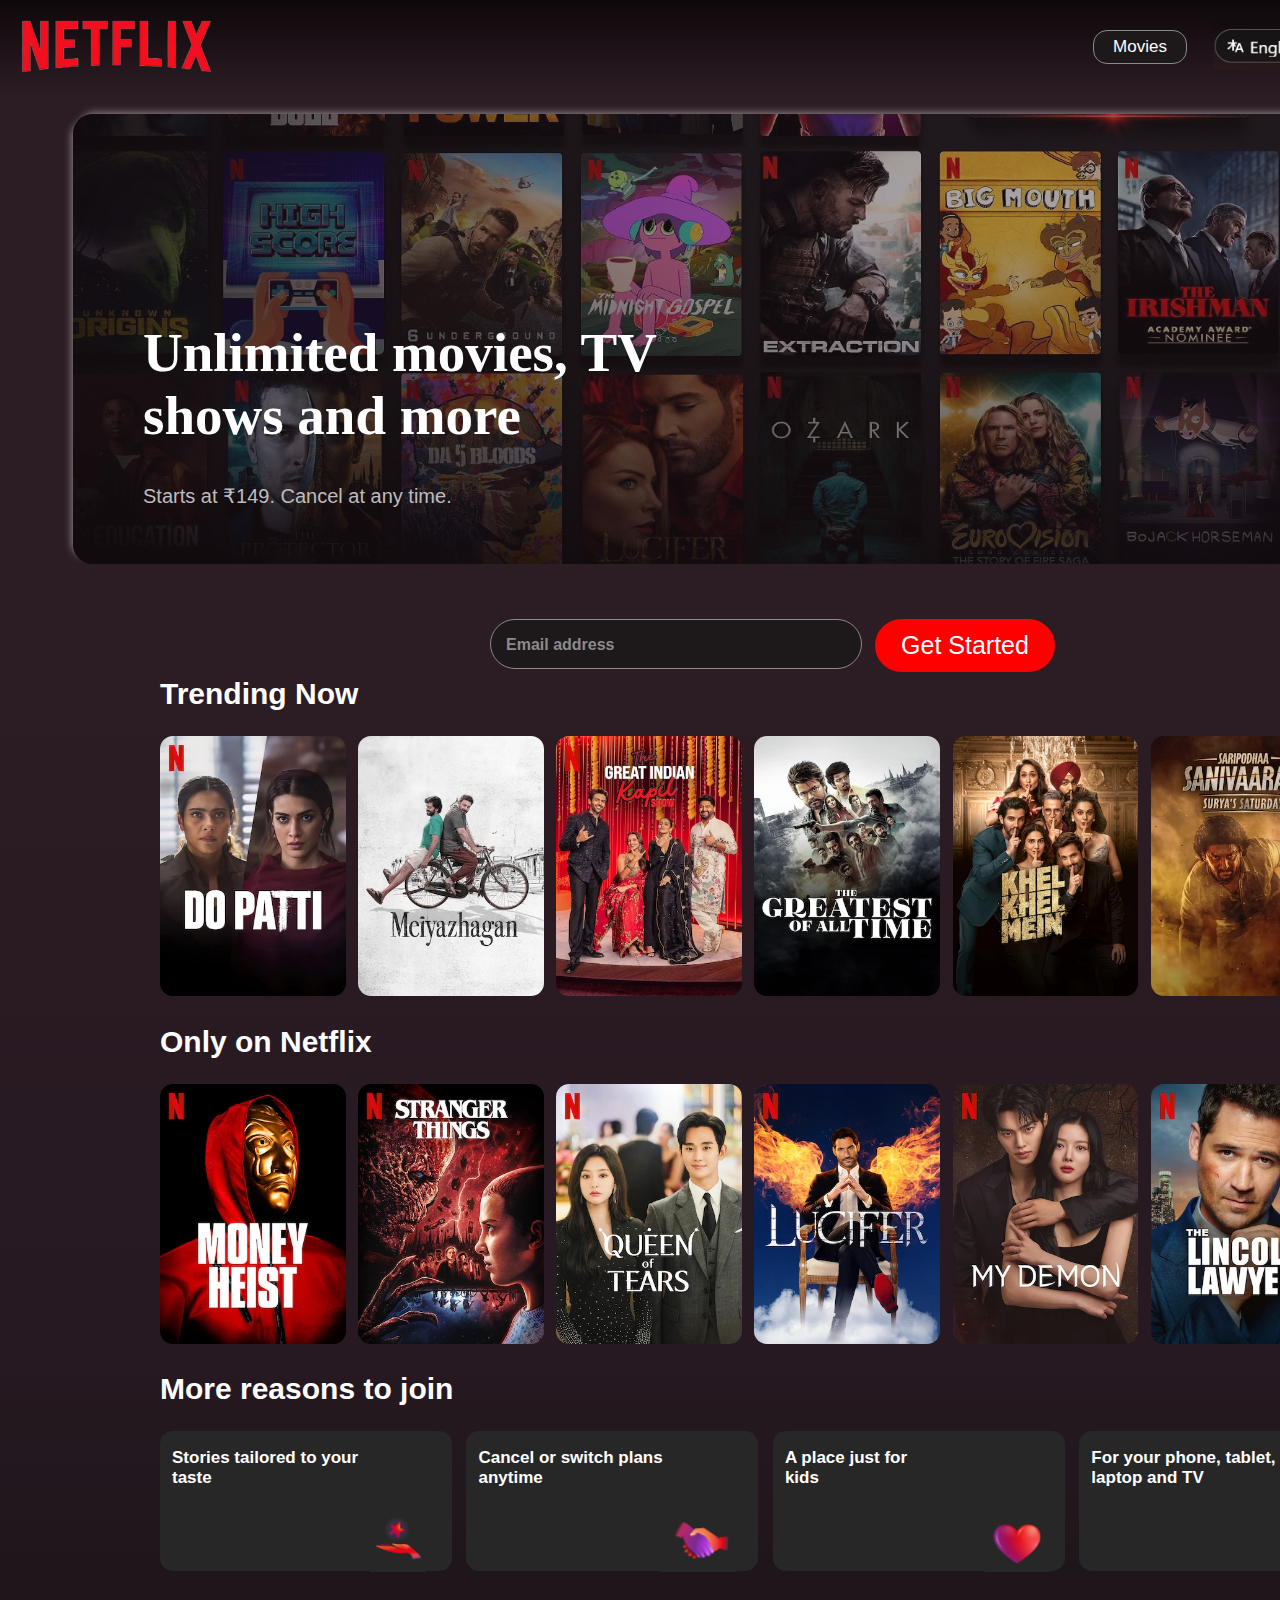
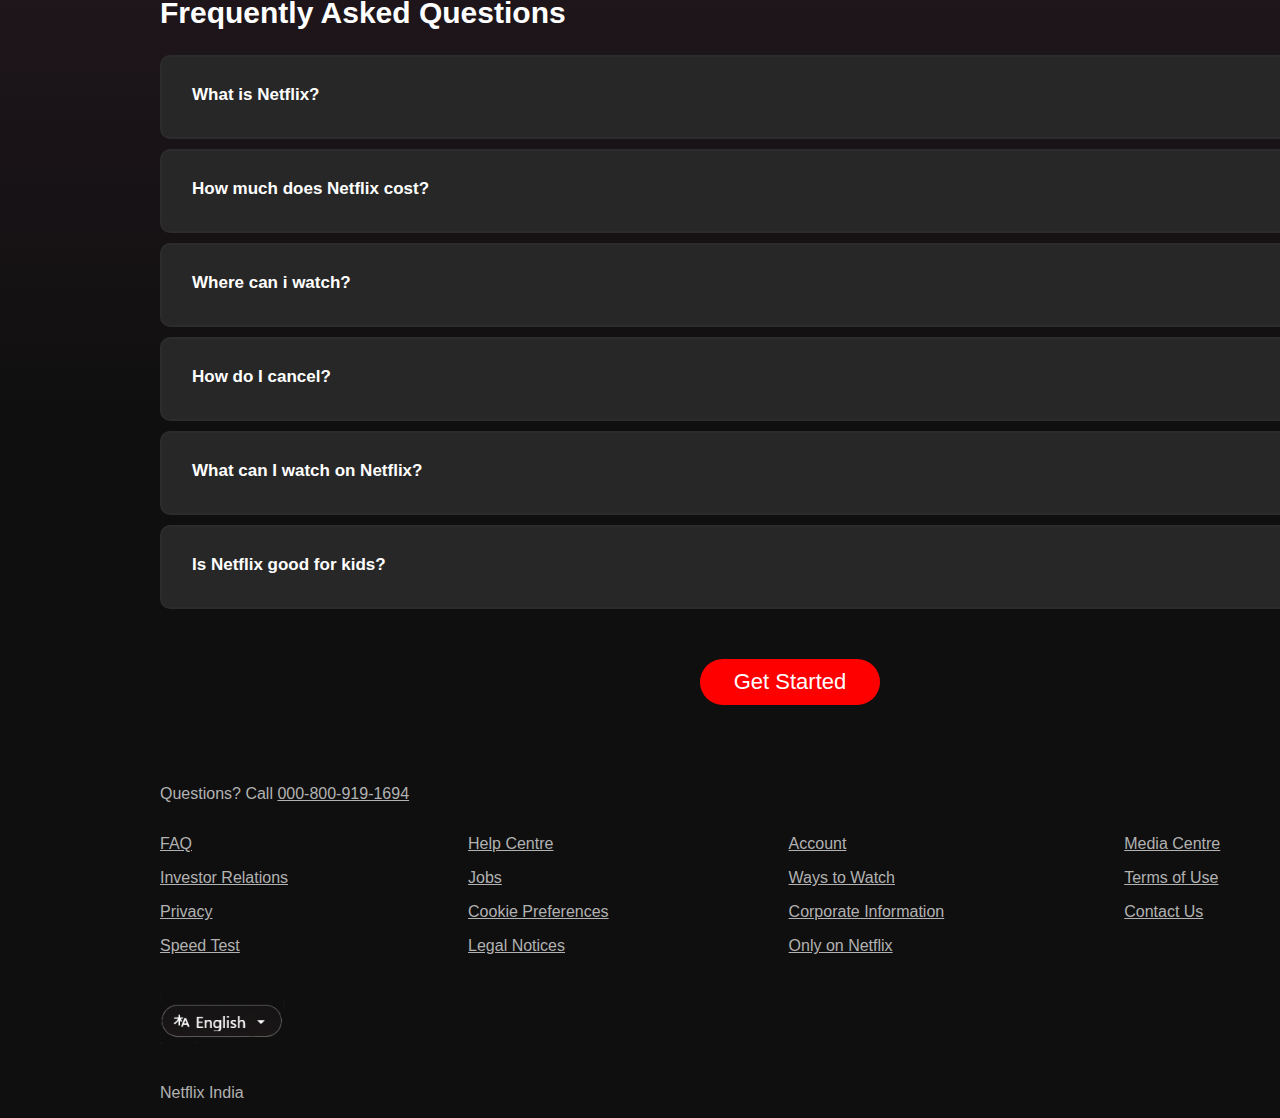
<file: index.html>
<!DOCTYPE html>
<html lang="en">
<head>
    <meta charset="UTF-8">
    <meta name="viewport" content="width=device-width, initial-scale=1.0">
    <title>NETFLIX</title>
    <link rel="stylesheet" href="./style.css">
</head>
<body>
    <nav class="navbar">
        <div class="logo">
            <img src="./logo.png" alt="netflix_logo" height="65px">
        </div>
        <div class="navelem">
            <p class="mv"><a href="movies.html">Movies</a></p>
            <img src="./english.png" alt="eng" id="eng" >
            <p class="si"><a href="./si.html">Sign In</a></p>
        </div>
    </nav>
    <div class="container">
        <div class="main">
            <div class="box">
                <img src="./bg_1.jpg" alt="bg" height="450px" width="1400px" id="bg">
                <div class="text">
                    <h1>Unlimited movies, TV <br> shows and more</h1>
                    <p>Starts at ₹149. Cancel at any time.</p>
                </div>
            </div>
            <div class="mgs">
                <div class="mail">
                    <p id="ea">Email address</p>
                </div>
                <button class="gs">Get Started</button>
            </div>
        </div>
        <div class="trending">
            <div class="sign1">
                <p id="s1">></p>
            </div>
            <h2>Trending Now</h2>
            <img src="./t1.webp" alt="movie1" id="pic">
            <img src="./t2.webp" alt="movie2" id="pic">
            <img src="./t3.webp" alt="movie3" id="pic">
            <img src="./t4.webp" alt="movie4" id="pic">
            <img src="./t5.webp" alt="movie5" id="pic">
            <img src="./t6.webp" alt="movie6" id="pic">
        </div>
        <div class="on">
            <h2>Only on Netflix</h2>
            <div class="sign2">
                <p id="s2">></p>
            </div>
            <img src="./n1.webp" alt="movie1" id="pic">
            <img src="./n2.webp" alt="movie2" id="pic">
            <img src="./n3.webp" alt="movie3" id="pic">
            <img src="./n4.webp" alt="movie4" id="pic">
            <img src="./n5.webp" alt="movie5" id="pic">
            <img src="./n6.webp" alt="movie6" id="pic">
        </div>
        <div class="reasons">
            <h2>More reasons to join</h2>
            <div class="r">
                <p>Stories tailored to your <br> taste</p>
                <div class="rpic1">
                    <img src="./r1.png" alt="r1" id="rpic">
                </div>
            </div>
            <div class="r">
                <p>Cancel or switch plans <br> anytime</p>
                <div class="rpic2">
                    <img src="./r2.png" alt="r1" id="rpic">
                </div>
            </div>
            <div class="r">
                <p>A place just for <br> kids</p>
                <div class="rpic3">
                    <img src="./r3.png" alt="r1" id="rpic">
                </div>
            </div>
            <div class="r">
                <p>For your phone, tablet, <br> laptop and TV</p>
                <div class="rpic4">
                    <img src="./r4.png" alt="r1" id="rpic">
                </div>
            </div>
        </div>
        <div class="faq">
            <h2>Frequently Asked Questions</h2>
            <div class="qn">
                <p id="q">What is Netflix?</p>
                <p id="plus">+</p>
            </div>
            <div class="qn">
                <p id="q">How much does Netflix cost?</p> 
                <p id="plus">+</p>
            </div>
            <div class="qn">
                <p id="q">Where can i watch?</p>
                <p id="plus">+</p>
            </div>
            <div class="qn">
                <p id="q">How do I cancel?</p>
                <p id="plus">+</p>
            </div>
            <div class="qn">
                <p id="q">What can I watch on Netflix?</p>
                <p id="plus">+</p>
            </div>
            <div class="qn">
                <p id="q">Is Netflix good for kids?</p>
                <p id="plus">+</p>
            </div>
        </div>
        <button class="get">Get Started</button>
        <div class="links">
            <p id="l1">Questions? Call <u>000-800-919-1694</u></p>
            <div class="stack">
                <div class="l2">
                    <p><u>FAQ</u></p>
                    <p><u>Investor Relations</u></p>
                    <p><u>Privacy</u></p>
                    <p><u>Speed Test</u></p>
                </div>
                <div class="l3">
                    <p><u>Help Centre</u></p>
                    <p><u>Jobs</u></p>
                    <p><u>Cookie Preferences</u></p>
                    <p><u>Legal Notices</u></p>
                </div>
                <div class="l4">
                    <p><u>Account</u></p>
                    <p><u>Ways to Watch</u></p>
                    <p><u>Corporate Information</u></p>
                    <p><u>Only on Netflix</u></p>
                </div>
                <div class="l5">
                    <p><u>Media Centre</u></p>
                    <p><u>Terms of Use</u></p>
                    <p><u>Contact Us</u></p>
                </div> 

            </div>
            <img src="./eng.png" alt="eng" id="eng1" >
            <p>Netflix India</p>
        </div>
    </div>
</body>
</html>
</file>
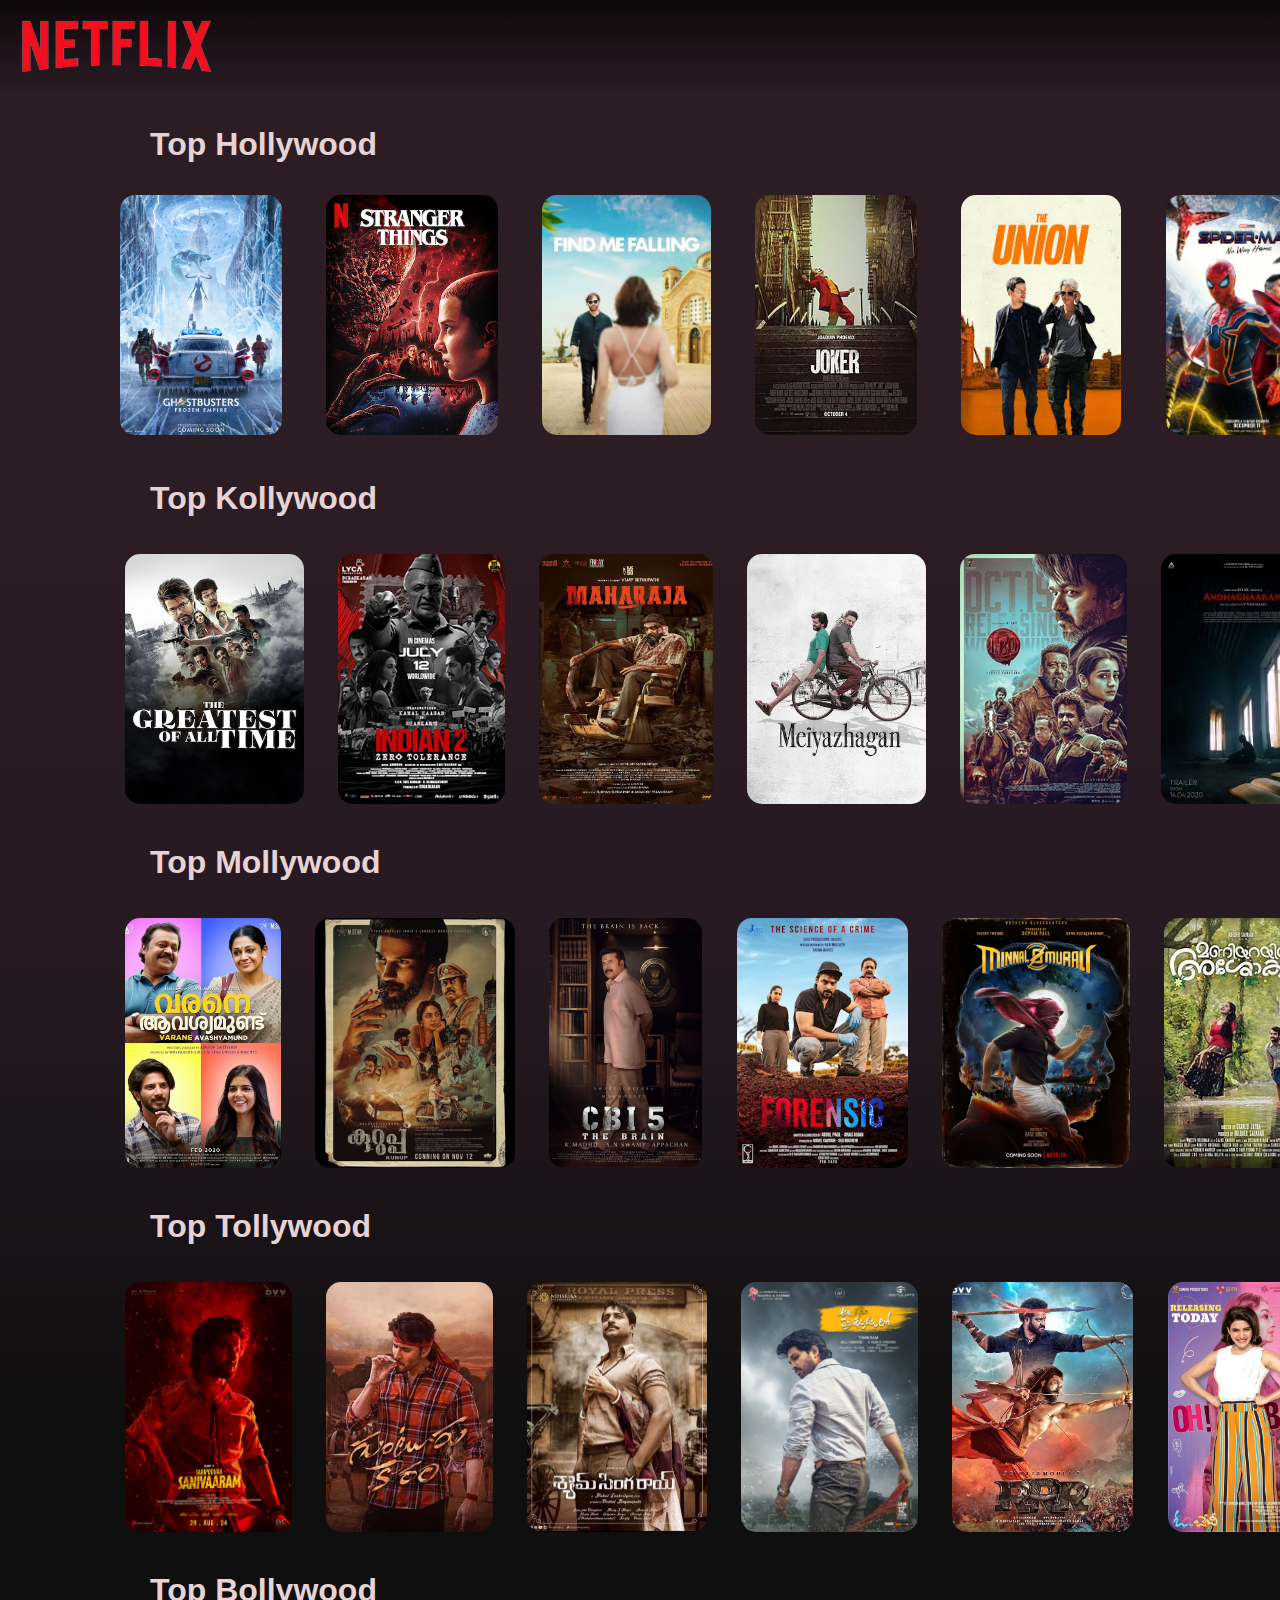
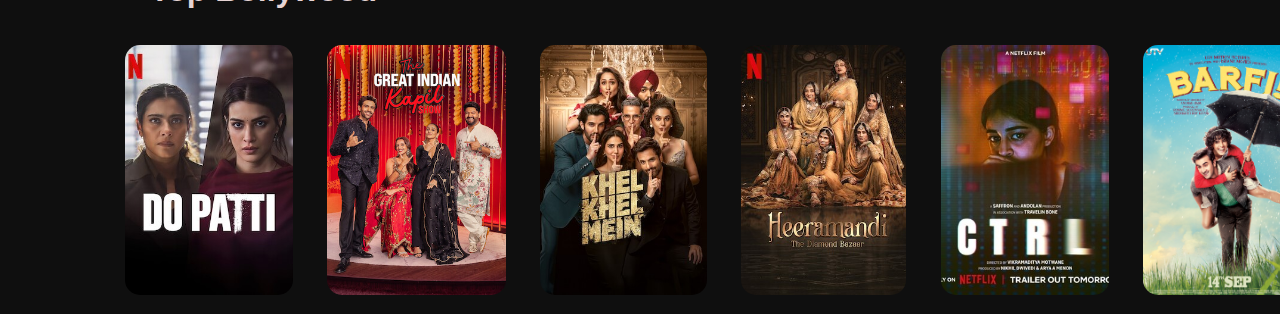
<file: movies.html>
<!DOCTYPE html>
<html lang="en">
<head>
    <meta charset="UTF-8">
    <meta name="viewport" content="width=device-width, initial-scale=1.0">
    <title>Top Movies</title>
    <link rel="stylesheet" href="./movies.css">
</head>
<body>
    <!-- nav bar -->
    <nav class="navbar">
        <div class="logo">
            <img src="./logo.png" alt="netflix_logo" height="65px">
        </div>
        <div class="home">
            <p id="hometxt"><a href="./index.html" style="color: white; text-decoration: none;">Home</a></p>
         </div>
    </nav>
    <!-- movies scroll 1 -->
    <h1 id="tn">Top Hollywood</h1>
    <div class="mvscrl">
        <div class="mov1">   
            <img id="movie3" src="./english1.jpg" alt="movie3" height="240px" style="border-radius: 15px;">
            <!-- <img id="no1" src="./no1.jpg" alt="1">
            <p id="mvtxt">Recently added</p> -->
        </div>
        <div class="mov1">    
            <img id="movie4" src="./movie7.jpg" alt="movie1" height="240px" style="border-radius:15px;">
            <!-- <img id="no1" src="./no2.jpg" alt="1">
            <p id="mvtxt">Recently added</p> -->
        </div>
        <div class="mov1"> 
            <img id="movie5" src="./english2.jpg" alt="movie1" height="240px" style="border-radius: 15px;">
            <!-- <img id="no1" src="./no3.jpg" alt="1">
            <p id="mvtxt">Recently added</p> -->
        </div>
        <div class="mov1"> 
            <img id="movie5" src="./english4.jpg" alt="movie1" height="240px" style="border-radius: 15px;">
            <!-- <img id="no1" src="./no4.jpg" alt="1">
            <p id="mvtxt">Recently added</p> -->
        </div>
        <div class="mov1"> 
            <img id="movie1" src="./english5.jpg" alt="movie1" height="240px" style="border-radius: 15px;">
            <!-- <img id="no1" src="./no5.jpg" alt="1">
            <p id="mvtxt">Recently added</p> -->
        </div>
        <div class="mov1"> 
            <img id="movie5" src="./english6.jpg" alt="movie1" height="240px" style="border-radius: 15px;">
            <!-- <img id="no1" src="./no6.jpg" alt="1">
            <p id="mvtxt">Recently added</p> -->
        </div>
        <div class="arrow1">
            <h2 id="arw">></h2>
        </div>

    <!-- movies scroll2-->
    <h1 id="tn2">Top Kollywood</h1>
    <div class="mvscrl">
        <div class="mov2">   
            <img id="movie3" src="./movie3.jpg" alt="movie3" height="250px" style="border-radius: 15px;">
        </div>
        <div class="mov2">    
            <img id="movie4" src="./tamil2.jpg" alt="movie1" height="250px" style="border-radius:15px;">
        </div>
        <div class="mov2"> 
            <img id="movie5" src="./tamil3.jpg" alt="movie1" height="250px" style="border-radius: 15px;">
        </div>
        <div class="mov2"> 
            <img id="movie5" src="./movie10.jpg" alt="movie1" height="250px" style="border-radius: 15px;">
        </div>
        <div class="mov2"> 
            <img id="movie1" src="./tamil4.jpg" alt="movie1" height="250px" style="border-radius: 15px;">
        </div>
        <div class="mov2"> 
            <img id="movie5" src="./tamil5.jpg" alt="movie1" height="250px" style="border-radius: 15px;">
        </div>
        <div class="arrow2">
            <h2 id="arw2">></h2>
        </div>
    </div>

    <!--movies scroll3 -->
    <h1 id="tn2">Top Mollywood</h1>
    <div class="mvscrl">
        <div class="mov2">   
            <img id="movie3" src="./mal6.jpg" alt="movie3" height="250px" style="border-radius: 15px;">
        </div>
        <div class="mov2">    
            <img id="movie4" src="./mal1.jpeg" alt="movie1" height="250px" style="border-radius:15px;">
        </div>
        <div class="mov2"> 
            <img id="movie5" src="./mal2.jpg" alt="movie1" height="250px" style="border-radius: 15px;">
        </div>
        <div class="mov2"> 
            <img id="movie5" src="./mal3.jpeg" alt="movie1" height="250px" style="border-radius: 15px;">
        </div>
        <div class="mov2"> 
            <img id="movie1" src="./mal4.cHJkLWVtcy1hc3NldHMvbW92aWVzLzExYmRjOGJhLWUxNmYtNGVmNS04MTUyLTVhZDFjMTczZGUyZC5qcGc=" alt="movie1" height="250px" style="border-radius: 15px;">
        </div>
        <div class="mov2"> 
            <img id="movie5" src="./mal5.jpg" alt="movie1" height="250px" style="border-radius: 15px;">
        </div>
        <div class="arrow3">
            <h2 id="arw3">></h2>
        </div>
    </div>

    <!-- movie scroll4 -->
    <h1 id="tn2">Top Tollywood</h1>
    <div class="mvscrl">
        <div class="mov2">   
            <img id="movie3" src="./telu1.jpg" alt="movie3" height="250px" style="border-radius: 15px;">
        </div>
        <div class="mov2">    
            <img id="movie4" src="./telu2.avif" alt="movie1" height="250px" style="border-radius:15px;">
        </div>
        <div class="mov2"> 
            <img id="movie5" src="./telu3.jpg" alt="movie1" height="250px" style="border-radius: 15px;">
        </div>
        <div class="mov2"> 
            <img id="movie5" src="./telu4.jpg" alt="movie1" height="250px" style="border-radius: 15px;">
        </div>
        <div class="mov2"> 
            <img id="movie1" src="./telu5.jpg" alt="movie1" height="250px" style="border-radius: 15px;">
        </div>
        <div class="mov2"> 
            <img id="movie5" src="./telu6.jpg" alt="movie1" height="250px" style="border-radius: 15px;">
        </div>
        <div class="arrow4">
            <h2 id="arw4">></h2>
        </div>
    </div>

    <!-- movie scroll5 -->
    <h1 id="tn2">Top Bollywood</h1>
    <div class="mvscrl">
        <div class="mov2">   
            <img id="movie3" src="./movie1.jpg" alt="movie3" height="250px" style="border-radius: 15px;">
        </div>
        <div class="mov2">    
            <img id="movie4" src="./movie2.jpg" alt="movie1" height="250px" style="border-radius:15px;">
        </div>
        <div class="mov2"> 
            <img id="movie5" src="./movie4.jpg" alt="movie1" height="250px" style="border-radius: 15px;">
        </div>
        <div class="mov2"> 
            <img id="movie5" src="./movie12.jpg" alt="movie1" height="250px" style="border-radius: 15px;">
        </div>
        <div class="mov2"> 
            <img id="movie1" src="./hindi1.jpeg" alt="movie1" height="250px" style="border-radius: 15px;">
        </div>
        <div class="mov2"> 
            <img id="movie5" src="./hindi2.jpg" alt="movie1" height="250px" style="border-radius: 15px;">
        </div>
        <div class="arrow5">
            <h2 id="arw5">></h2>
        </div>
    </div>
</body>
</html>
</file>
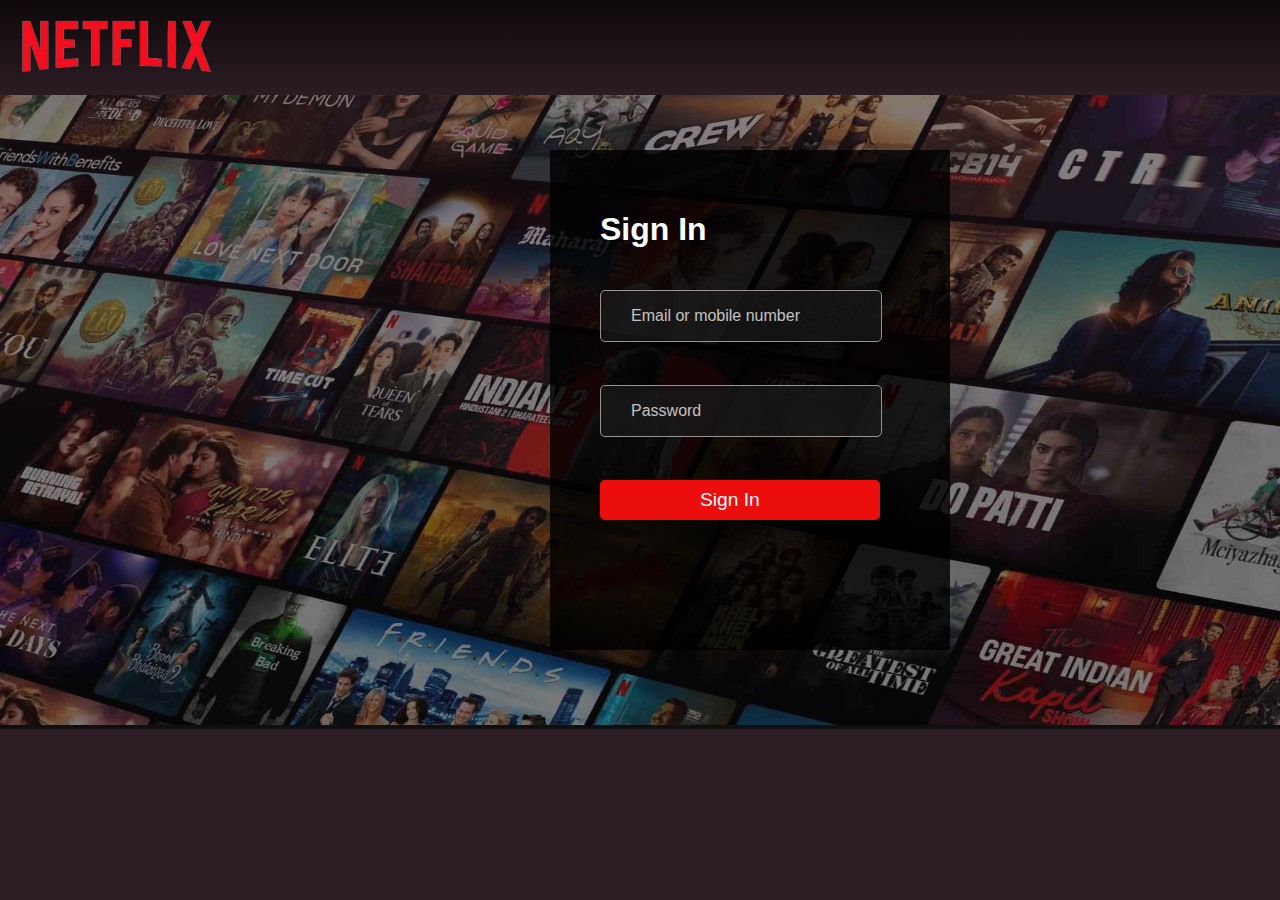
<file: si.html>
<!DOCTYPE html>
<html lang="en">
<head>
    <meta charset="UTF-8">
    <meta name="viewport" content="width=device-width, initial-scale=1.0">
    <title>Sign in</title>
    <link rel="stylesheet" href="./si.css">
</head>
<body>
    <nav class="navbar">
        <div class="logo">
            <img src="./logo.png" alt="netflix_logo" height="65px">
        </div>
        <div class="home">
            <p id="hometxt"><a href="./index.html" style="color: white; text-decoration: none;">Home</a></p>
         </div>
    </nav>
    <!-- background img -->
        <img id="background" src="./background1.jpg" >
    <!-- main container -->
        <div class="container">
            <h1 id="signin">Sign In</h1>
        </div>
    <!-- Email address -->
         <div class="email">
             <p>Email or mobile number</p>
         </div>
         <div class="password">
            <p id="Password">Password</p>
         </div>
    <!-- Sign In -->
         <div class="signin">
            <p id="signin2">Sign In</p>
         </div>
</body>
</html>
</file>
<file: style.css>
body {
    font-family: Arial, sans-serif;
    margin: 0;
    background-image: linear-gradient(#2c1c24,#2c1c24,#261921,#0f0f0f,#0f0f0f );
    background-size: cover;
    height: 100%;
}
.navbar{
    position: relative;
    display: flex;
    padding: 13px;
     background-image: linear-gradient(#0e080a, #2c1c24);
}
.navelem{
    display: flex;
    position: absolute;
}
#eng{
    height: 50px;
    position: absolute;
    /* margin-right: 40px; */
    top: 7px;
    left: 1200px;
}
.mv{
    border-radius:14px;
    font-size: 17px;
    width: 80px;
    padding: 6px;
    background-color: #1d181a;
    color: white;
    position: absolute;
    top: 0px;
    left: 1080px;
    text-align: center;
    border: 0.1px solid #8c8a8b;
}
.mv:hover{
    background-color: rgb(106, 93, 93);
}
.mv a{
    text-decoration: none;
    color: white;
}
.si{
    border-radius:14px;
    font-size: 17px;
    width: 80px;
    padding: 6px;
    border: none;
    background-color: #1d181a;
    color: white;
    position: absolute;
    top: 0px;
    left: 1350px;
    text-align: center;
    border: 0.1px solid #8c8a8b;
}
.si a{
    text-decoration: none;
    color: white;
}
.si:hover{
    background-color: rgb(106, 93, 93);
}
/* .container{
    margin-left: 30px;
} */
.box{
    position: relative;
    left: 73px;
    top: 19px;
    
}
#bg{
    border-radius: 20px;
    box-shadow: 0px -10px 10px -10px white, -10px 0px 10px -10px white;
    opacity: 0.6;

}

.text h1{
    color: white;
    font-family: 'Segoe UI Black';
    font-weight: bold;
    font-size: 55px;
    position: absolute;
    top: 170px;
    left: 70px;
}
.text p{
    color: #bebcbd;
    font-size: 20px;
    position: absolute;
    top: 350px;
    left: 70px;
    
}
.mail{
    height: 48px;
    width: 370px;
    background-color: #1d181a;
    position: relative;
    left: 490px;
    top: 70px;
    border-radius: 30px;
    border: 0.1px solid #8c8a8b;
}
#ea{
    color: #8c8a8b;
    padding-left: 15px;
    font-weight: bold;
}
.gs{
    position: relative;
    left: 875px;
    top: 20px;
    font-size: 25px;
    font-weight: 545;
    color: white;
    background-color: red;
    border: none;
    padding: 12px;
    border-radius: 30px;
    width: 180px;
    font-family: 'Lucida Sans', 'Lucida Sans Regular', 'Lucida Grande', 'Lucida Sans Unicode', Geneva, Verdana, sans-serif;
}
.sign1, .sign2{
    height: 75px;
    width: 23px;
    border-radius: 10px;
    background-color: #3e3e3e;
    position: absolute;
    top: 150px;
    left: 1205px;
    color: white;
    text-align: center;
    font-size: 24px;
    padding-top: 5px;
    opacity: 1;
    transition: 0.3s;
}
.sign1:hover, .sign2:hover {
    background-color: #2d2c2c;
}
 
.trending, .on, .reasons, .faq,.links{
    position: relative;
    left: 160px;

}
.trending h2, .on h2, .reasons h2, .faq h2{
    font-family: 'Lucida Sans', 'Lucida Sans Regular', 'Lucida Grande', 'Lucida Sans Unicode', Geneva, Verdana, sans-serif;
    color: white;
    font-size: 30px;
    font-weight: bold;
}
#pic{
    position: relative;
    height:260px;
    border-radius: 13px;
    margin-right: 8px;

}


.r{
    background-color: #272727;
    width:280px;
    height: 140px;
    display: inline-block;
    border-radius: 13px;
    margin-right: 10px;
    padding-left:  12px;

}
.r p{
    color: white;
    font-family: 'Lucida Sans', 'Lucida Sans Regular', 'Lucida Grande', 'Lucida Sans Unicode', Geneva, Verdana, sans-serif;
    font-size: 17px;
    font-weight: bold;
}
#rpic {
    position: absolute;
    height: 60px;
}
.rpic1 img{
    left: 210px;
    top: 140px;
}
.rpic2 img{
    left: 500px;
    top: 140px;
}
.rpic3 img{
    left: 825px;
    top: 140px;
}
.rpic4 img{
    left: 1125px;
    top: 140px;
}

.qn{
    height:80px ;
    width: 1210px;
    border-radius: 10px;
    background-color: #272727;
    border: 2px solid #2c2c2c;
    margin-bottom: 10px;
    opacity: 1;
    transition: 0.3s;
}
.qn:hover {
    background-color: #514f4f;
}

#q{
    position: absolute;
    color: white;
    font-family: 'Lucida Sans', 'Lucida Sans Regular', 'Lucida Grande', 'Lucida Sans Unicode', Geneva, Verdana, sans-serif;
    font-size: 17px;
    font-weight: bold;
    padding-left:  30px;
    padding-top: 11px;
}
#plus{
    color: white;
    position: relative;
    font-size: 40px;
    left: 1150px;
    top: -20px;
}
.get{
    position: relative;
    left: 700px;
    top: 40px;
    font-size: 22px;
    font-weight: 700px;
    color: white;
    background-color: red;
    border: none;
    padding: 10px;
    border-radius: 30px;
    width: 180px;
    font-family: 'Lucida Sans', 'Lucida Sans Regular', 'Lucida Grande', 'Lucida Sans Unicode', Geneva, Verdana, sans-serif;
}



.links{
    margin-top: 120px;
    color: #b2b2b2;
}
.stack {
    display: flex;
}
.l2, .l3, .l4{
    margin-right: 180px;
}
#eng1{
    margin-top: 25px;
    margin-bottom: 20px;
    height: 48px;
    background-color: #0f0f0f;
}


@media (max-width: 768px) {
    .logo img{
        height: 50px;
    }
    
    .mv{
        left: 450px;
        top: -5px;
    }
    .si{
        left: 580px;
        top: -5px;
    }
    .box {
        left: 0;
        text-align: center;
    }

    .text h1 {
        font-size: 40px;
        left: 0;
        top: 15px;
        padding: 20px;
    }

    .text p {
        font-size: 16px;
        left: 20px;
        top: 170px;
    }

    #bg {
        width: 100%;
        height: auto;
    }

    .mail {
        width: 45%;
        left: 50px;
        top: 65px;
    }

    .gs {
        width: 30%;
        font-size: 20px;
        height: 50px;
        top: 15px;
        left: 450px;
    }

    .trending, .on, .reasons,.faq{
        left: 10px;
    }
    .trending h2, .on h2,.reasons h2,.faq h2{
        font-size: 23px;
        margin-top: 30px;
    }
    #pic{
        height: 200px;
        margin: 5px;
    }
    .r{
        height: 90px;
        margin: 10px;
    }
    .r p{
        font-size: 16px;
    }
    #rpic{
        height: 50px;
    }
    .rpic1 img{
        left: 230px;
        top: 100px;
    }
    .rpic2 img{
        left: 530px;
        top: 100px;
    }
    .rpic3 img{
        left: 230px;
        top: 200px;
    }
    .rpic4 img{
        left: 540px;
        top: 200px;
    }

    .qn{
        width: 670px;
        height: 60px;
    }
    #q{
        padding-top: 0;
    }
    #plus{
        left: 610px;
        font-size: 35px;
        top: -25px;
    }
    .links {
        left: 15px; 
        top: 60px;
    }
    .get{
        left: 250px;
    }
    .l2, .l3, .l4{
        margin-right: 30px;
    }
    .sign1,.sign2{
        display: none;
    }
    
    body {
        margin: 0;
        padding: 0;
        width: 100%;
        overflow-x: hidden;
    }
}
@media(max-width: 500px) {
    .logo img{
        height: 40px;
    }
    .mv{
        left: 240px;
        top: -5px;
        font-size:15px ;
        padding: auto;
    }
    .si{
        left: 350px;
        top: -5px;
        font-size:15px ;
        padding: auto;
    }
    .box {
        left: 0;
        margin: 2px;
        text-align: center;
    }

    .text h1 {
        font-size: 25px;
        left: 0;
        top: 15px;
        padding: 20px;
    }

    .text p {
        font-size: 13px;
        left: 25px;
        top: 120px;
    }

    #bg {
        width: 100%;
        height: auto;
    }

    .mail {
        width: 60%;
        left: 80px;
        top: 55px;
        height: 38px;
        margin-top: -12px;
        margin-bottom: 10px;
    }
    #ea{
        padding-left: 20px;
        font-size: 15px;
        margin-top: 12px;
    }

    .gs {
        width: 30%;
        font-size: 15px;
        height: 35px;
        top: 60px;
        left: 130px;
        padding: 2px;
        
    }

    .trending, .on, .reasons,.faq{
        left: 10px;
    }
    .trending h2, .on h2,.reasons h2,.faq h2{
        font-size: 23px;
        margin-top: 90px;
    }
    #pic{
        height: 200px;
        margin: 5px;
    }
    .r{
        height: 90px;
        margin-left: 30px;
        width:350px;
    }
    .r p{
        font-size: 15px;
    }
    #rpic{
        height: 50px;
    }
    .rpic1 img{
        left: 320px;
        top: 100px;
    }
    .rpic2 img{
        left: 320px;
        top: 200px;
    }
    .rpic3 img{
        left: 320px;
        top: 310px;
    }
    .rpic4 img{
        left: 320px;
        top: 410px;
    }

    .qn{
        width: 445px;
        height: 60px;
    }
    #q{
        padding-top: 0;
    }
    #plus{
        left: 390px;
        font-size: 30px;
        top: -15px;
    }
    .links {
        left: 35px; 
        top: 60px;
    }
    .get{
        left: 150px;
    }
    .stack{
        flex-direction: column;
    }
    
    .sign1,.sign2{
        display: none;
    }
    
    body {
        margin: 0;
        padding: 0;
        width: auto;
        background-color: red;
        overflow-x: hidden;
    }
}
</file>
<file: movies.css>
body {
    font-family: Arial, sans-serif;
    margin: 0;
    background-image: linear-gradient(#2c1c24,#2c1c24,#261921,#0f0f0f,#0f0f0f );
    background-size: cover;
    height: 100%;
}
.navbar{
    position: relative;
    display: flex;
    padding: 13px;
     background-image: linear-gradient(#0e080a, #2c1c24);
}

.home{
    position: absolute;
    color: white;
    /* background-color: rgb(7, 20, 30); */
    border: 0.5px solid rgb(75, 72, 72);
    border-radius: 5px;
    height: 35px;
    width: 80px;
    text-align: center;
    top: 25px;
    left:1340px;
}
.home:hover{
    background-color: rgb(106, 93, 93);
}
#hometxt{
    position: absolute;
    top: -8px;
    left: 16px;
    font-family: Arial, Helvetica, sans-serif;
}

/* movies */
#tn{
    color:rgb(230, 212, 212);
    position: relative;
    font-family:'Lucida Sans', 'Lucida Sans Regular', 'Lucida Grande', 'Lucida Sans Unicode', Geneva, Verdana, sans-serif;
    left: 150px;
    top: 10px;
}
.mov1{
    position: relative;
    display: inline-block;
    top: 0px;
    left: 100px;
    padding: 20px;
}

/* #no1{
    position:absolute;
    height: 70px;
    top: 150px;
    left: -15px;
}
#mvtxt{
    position: absolute;
    background-color: red;
    border-radius: 5px;
    height: 22px;
    width: 120px;
    text-align: center;
    color: white;
    top: 233px;
    left: 40px;
    font-family:Arial, Helvetica, sans-serif
} */

.arrow1{
    position: absolute;
    background-color: rgb(49, 47, 47);
    border-radius: 20px;
    height: 80px;
    width: 25px;
    align-items: center;
    text-align: center;
    left: 1350px;
    top: 260px;
}
#arw{
    position: absolute;
    color: rgb(214, 206, 206);
    top: 6px;
    left: 6px;
}
/* 2nd row */
#tn2{
    color:rgb(230, 212, 212);
    position: relative;
    font-family:'Lucida Sans', 'Lucida Sans Regular', 'Lucida Grande', 'Lucida Sans Unicode', Geneva, Verdana, sans-serif;
    left: 150px;
    top: 0px;
}
.mov2{
    position: relative;
    display: inline-block;
    /* top: 0px; */
    left: 110px;
    padding: 15px;
}
.arrow2{
    position: absolute;
    background-color: rgb(49, 47, 47);
    border-radius: 20px;
    height: 80px;
    width: 25px;
    align-items: center;
    text-align: center;
    left: 1350px;
    top: 650px;
}
#arw2{
    position: absolute;
    color: rgb(214, 206, 206);
    top: 6px;
    left: 6px;
}
/* ms3 */
.arrow3{
    position: absolute;
    background-color: rgb(49, 47, 47);
    border-radius: 20px;
    height: 80px;
    width: 25px;
    align-items: center;
    text-align: center;
    left: 1350px;
    top: 1000px;
}
#arw3{
    position: absolute;
    color: rgb(214, 206, 206);
    top: 6px;
    left: 6px;
}
/* ms4 */
.arrow4{
    position: absolute;
    background-color: rgb(49, 47, 47);
    border-radius: 20px;
    height: 80px;
    width: 25px;
    align-items: center;
    text-align: center;
    left: 1350px;
    top: 1360px;
}
#arw4{
    position: absolute;
    color: rgb(214, 206, 206);
    top: 6px;
    left: 6px;
}
/* ms5 */
.arrow5{
    position: absolute;
    background-color: rgb(49, 47, 47);
    border-radius: 20px;
    height: 80px;
    width: 25px;
    align-items: center;
    text-align: center;
    left: 1350px;
    top: 1740px;
}
#arw5{
    position: absolute;
    color: rgb(214, 206, 206);
    top: 6px;
    left: 6px;
}
@media (max-width: 768px){
    .logo img{
        height: 50px;
    }
    
    .home{
        left: 600px;
        top: 20px;
    }
    body{
        margin: 0;
        padding: 0;
    }
    #tn,#tn2{
        left: 20px;
        top: 10px;
    }
    .mov1,.mov2{
        left: 15px;
        padding: 5px;
    }
    .mov1 img{
        height:220px;
    }
    .arrow1,.arrow2,.arrow3,.arrow4,.arrow5{
        display: none;
    }
}
@media (max-width: 500px){
    .logo img{
        height: 40px;
    }
    .home{
        left: 370px;
        top: 25px;
    }
    body{
        margin: 0;
        padding: 0;
    }
    #tn,#tn2{
        left: 20px;
        top: 10px;
    }
    .mov1,.mov2{
        left: 15px;
        padding: 5px;
    }
    .mov1 img,.mov2 img{
        height:170px;
    }
    .arrow1,.arrow2,.arrow3,.arrow4,.arrow5{
        display: none;
    }
}
</file>
<file: si.css>
body {
    font-family: Arial, sans-serif;
    margin: 0;
    background-image: linear-gradient(#2c1c24,#2c1c24,#261921,#0f0f0f,#0f0f0f );
    background-size: cover;
    height: 100%;
}
#background{
    height: 630px;
    width: 100%;
    opacity: 0.6;
    position: relative;
}
.navbar{
    position: relative;
    display: flex;
    padding: 13px;
     background-image: linear-gradient(#0e080a, #2c1c24);
}
.home{
    position: absolute;
    color: white;
    /* background-color: rgb(7, 20, 30); */
    border: 0.5px solid rgb(75, 72, 72);
    border-radius: 5px;
    height: 35px;
    width: 80px;
    text-align: center;
    top: 25px;
    left:1340px;
}
.home:hover{
    background-color: rgb(106, 93, 93);
}
#hometxt{
    position: absolute;
    top: -8px;
    left: 16px;
    font-family: Arial, Helvetica, sans-serif;
}
.container{
    position: absolute;
    background-color: rgba(0, 0, 0, 0.805);
    height: 500px;
    width: 400px;
    top: 150px;
    left: 550px;
}
#signin{
    position: absolute;
    color: white;
    font-size: 2rem;
    font-family:'Lucida Sans', 'Lucida Sans Regular', 'Lucida Grande', 'Lucida Sans Unicode', Geneva, Verdana, sans-serif;
    left: 50px;
    top: 40px;
}
.email {
    background-color: rgba(26, 25, 25, 0.745);
    border: 1px solid rgb(155, 147, 147);
    border-radius: 5px;
    height: 50px;
    width: 280px;
    position: absolute;
    top: 290px;
    left: 600px;
}
.email p{
    position: absolute;
    color: rgb(198, 193, 193);
    left: 30px;
    font-family: Arial, Helvetica, sans-serif;
}
.password{
    background-color: rgba(26, 25, 25, 0.745);
    border: 1px solid rgb(155, 147, 147);
    border-radius: 5px;
    height: 50px;
    width: 280px;
    position: absolute;
    top: 385px;
    left: 600px;
}
.password p{
    position: absolute;
    color: rgb(198, 193, 193);
    left: 30px;
    font-family: Arial, Helvetica, sans-serif;
}
.signin{
    position: absolute;
    background-color: rgb(236, 13, 13);
    border-radius: 5px;
    height: 40px;
    width: 280px;
    top: 480px;
    left: 600px;
}
#signin2{
    position: absolute;
    color: rgb(255, 253, 253);
    font-size: 1.2rem;
    top: -10px;
    left: 100px;
    font-family: Arial, Helvetica, sans-serif;
}

@media (max-width: 768px){
    #background {
        width: 100%;
        height: auto;
    }
    .logo img{
        height: 50px;
    }
    
    .home{
        left: 600px;
        top: 20px;
    }
    body{
        margin: 0;
        padding: 0;
    }
    .container{
        height: 350px;
        width: 300px;
        top: 130px;
        left: 220px;
    }
    #signin{
        left: 30px;
        top: 10px;
        font-size: 25px;
    }
    .email {
        height: 40px;
        width: 250px;
        top: 220px;
        left: 245px;
    }
    .email p{
        left: 20px;
        top: -5px;
    }
    .password {
        height: 40px;
        width: 250px;
        top: 300px;
        left: 245px;
    }
    .password p{
        left: 20px;
        top: -5px;
    }
    .signin{
        height: 35px;
        width: 230px;
        top: 380px;
        left: 255px;
    }
    #signin2{
        font-size: 1.1rem;
        top: -10px;
        left: 80px;
    }
}
@media (max-width: 500px){
    #background {
        width: 100%;
        height: auto;
    }
    .logo img{
        height: 40px;
    }
    
    .home{
        left: 370px;
        top: 25px;
    }
    body{
        margin: 0;
        padding: 0;
    }
    .container{
        height: 270px;
        width: 260px;
        top: 90px;
        left: 110px;
    }
    #signin{
        left: 30px;
        top: 10px;
        font-size: 20px;
    }
    .email {
        height: 30px;
        width: 210px;
        top: 160px;
        left: 135px;
    }
    .email p{
        left: 20px;
        top: -9px;
        font-size: 15px;
    }
    .password {
        height: 30px;
        width: 210px;
        top: 215px;
        left: 135px;
    }
    .password p{
        left: 20px;
        top: -9px;
        font-size: 15px;
    }
    .signin{
        height: 27px;
        width: 180px;
        top: 280px;
        left: 149px;
    }
    #signin2{
        font-size: 1.0rem;
        top: -12px;
        left: 60px;
    }
}
</file>
